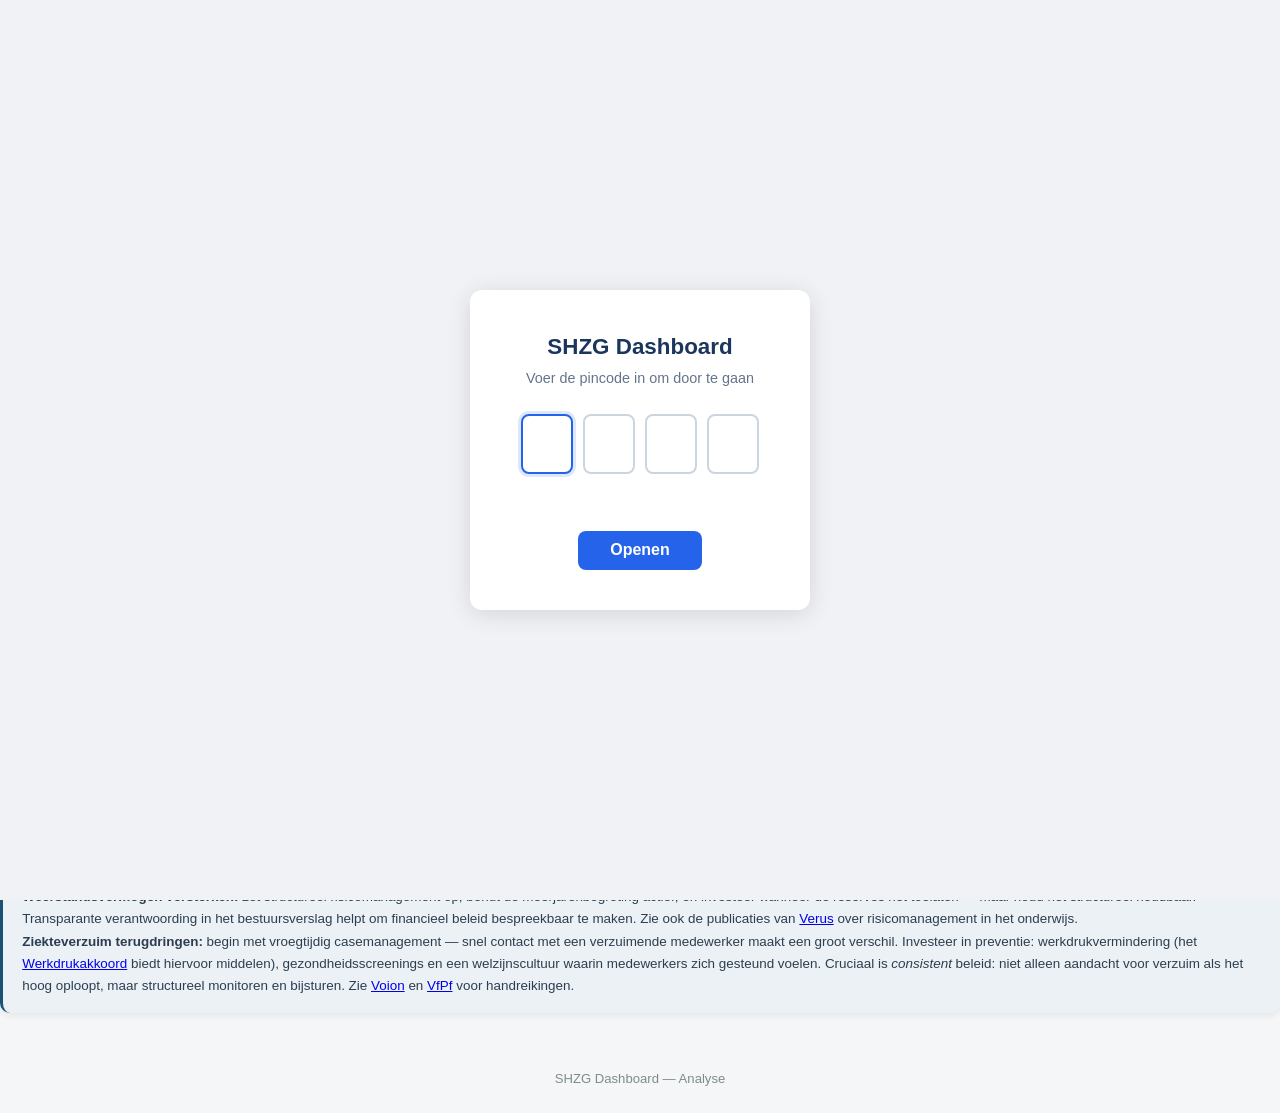
<file: analyse.html>
<!DOCTYPE html>
<html lang="nl">
<head>
    <meta charset="UTF-8">
    <meta name="viewport" content="width=device-width, initial-scale=1.0">
    <title>SHZG Analyse</title>
    <link rel="stylesheet" href="style.css">
    <link rel="stylesheet" href="compare.css">
    <link rel="stylesheet" href="auth.css">
    <script src="auth.js"></script>
</head>
<body>
    <header>
        <h1>SHZG Dashboard</h1>
        <p class="subtitle">Stichting het Zelfstandig Gymnasium</p>
    </header>

    <!-- Page navigation -->
    <nav id="page-nav">
        <a href="index.html">Schoolprofiel</a>
        <a href="compare.html">Vergelijken</a>
        <a href="kaart.html">Kaart</a>
        <a href="analyse.html" class="active">Analyse</a>
    </nav>

    <main id="analyse-main">
        <section class="dashboard-section">
            <h2>Wat verklaart de Eerlijke Benchmark?</h2>

            <div class="chart-card context-explainer">
                <h4>De onderzoeksvraag</h4>
                <p>
                    De <strong>Eerlijke Benchmark</strong> (EB) meet hoeveel beter of slechter een school presteert op het centraal examen
                    dan je zou verwachten op basis van factoren waar de school zelf geen invloed op heeft: het opleidingsniveau en inkomen
                    in het verzorgingsgebied, de stedelijkheid, de leefbaarheid van de buurt en de schoolgrootte. Een positieve EB betekent
                    dat een school het beter doet dan vergelijkbare scholen &mdash; een negatieve EB dat er ruimte is voor verbetering.
                    De vraag is: welke factoren <em>binnen</em> de invloedssfeer van de school hangen samen met een hogere of lagere EB?
                    We hebben dit onderzocht voor alle 42 SHZG-gymnasia over vier schooljaren (21-22 t/m 24-25).
                </p>
            </div>

            <div class="chart-card context-explainer">
                <h4>Twee factoren die ertoe doen</h4>
                <p>
                    Van alle schoolkenmerken die we hebben getoetst, springen er twee uit.
                    Ten eerste het <strong>weerstandsvermogen</strong>: de verhouding tussen het eigen vermogen van het bestuur en de
                    totale baten. Scholen met een hoger weerstandsvermogen presteren significant beter dan verwacht
                    (<em>r</em>&nbsp;=&nbsp;+0,35). Dit is geen toeval: een gezonde financi&euml;le buffer is een teken van stabiel,
                    langetermijngericht bestuur. Het stelt scholen in staat om te investeren in kwaliteit zonder ad-hocbezuinigingen
                    bij tegenvallers.
                    Ten tweede het <strong>ziekteverzuim</strong> onder personeel: scholen met hoger verzuim presteren slechter dan
                    verwacht (<em>r</em>&nbsp;=&nbsp;&minus;0,31). Het landelijk VO-gemiddelde ligt rond 6%, maar de spreiding is
                    enorm (1% tot 15%). Meer verzuim betekent meer wisselende docenten voor de klas, minder continu&iuml;teit en
                    minder opgebouwde relaties met leerlingen &mdash; en dat vertaalt zich in lagere CE-resultaten.
                </p>
            </div>

            <div class="chart-card context-explainer">
                <h4>Wat maakt g&eacute;&eacute;n verschil?</h4>
                <p>
                    Opvallend is wat er <em>niet</em> uitmaakt. De gemiddelde docentloonsom, het percentage LD-docenten,
                    de leerling-leraarratio, de leerlingtevredenheid en het zittenblijverspercentage &mdash; geen van deze factoren
                    hangt significant samen met de EB. Dat wil niet zeggen dat ze onbelangrijk zijn voor het onderwijs, maar ze
                    voorspellen niet of een school boven of onder verwachting presteert op het centraal examen. Het verschil
                    zit kennelijk niet in <em>hoeveel</em> je aan personeel uitgeeft, maar in hoe stabiel de organisatie draait.
                </p>
            </div>

            <div class="chart-card context-explainer">
                <h4>Hoe betrouwbaar is dit?</h4>
                <p>
                    Met 42 gymnasia is het een kleine steekproef, en de CE-resultaten schommelen flink van jaar tot jaar.
                    Slechts &eacute;&eacute;n school presteert in alle vier jaren onder verwachting; de meeste scholen wisselen
                    tussen goede en minder goede jaren. Dat is normaal: er zit veel toeval in examencijfers. Maar
                    weerstandsvermogen en ziekteverzuim zijn de twee factoren die door die ruis heen komen. Met
                    respectievelijk <em>p</em>&nbsp;=&nbsp;0,034 en <em>p</em>&nbsp;=&nbsp;0,052 zijn ze voor een populatie
                    van 42 scholen overtuigend &mdash; dit zijn geen toevalstreffers.
                </p>
            </div>

            <div class="chart-card context-explainer">
                <h4>Concrete actiepunten</h4>
                <p>
                    <strong>Weerstandsvermogen versterken:</strong> zet structureel risicomanagement op, benut de meerjarenbegroting
                    actief, en investeer wanneer de reserves het toelaten &mdash; maar houd het structureel houdbaar.
                    Transparante verantwoording in het bestuursverslag helpt om financieel beleid bespreekbaar te maken. Zie ook
                    de publicaties van <a href="https://verus.nl/nieuws/grip-krijgen-op-risicos-en-weerstandsvermogen-hoe-doe-je-dat" target="_blank">Verus</a>
                    over risicomanagement in het onderwijs.
                </p>
                <p>
                    <strong>Ziekteverzuim terugdringen:</strong> begin met vroegtijdig casemanagement &mdash; snel contact met een
                    verzuimende medewerker maakt een groot verschil. Investeer in preventie: werkdrukvermindering
                    (het <a href="https://www.voion.nl/veilig-en-vitaal-werken/wetgeving-en-beleid/verzuimbeleid/van-verzuiminzicht-naar-aanpak" target="_blank">Werkdrukakkoord</a>
                    biedt hiervoor middelen), gezondheidsscreenings en een welzijnscultuur waarin medewerkers zich gesteund voelen.
                    Cruciaal is <em>consistent</em> beleid: niet alleen aandacht voor verzuim als het hoog oploopt, maar structureel
                    monitoren en bijsturen. Zie <a href="https://www.voion.nl" target="_blank">Voion</a> en
                    <a href="https://www.vfpf.nl" target="_blank">VfPf</a> voor handreikingen.
                </p>
            </div>

        </section>
    </main>

    <footer>
        <p>SHZG Dashboard &mdash; Analyse</p>
    </footer>
</body>
</html>
</file>
<file: style.css>
/* === Reset & Base === */
*, *::before, *::after {
    box-sizing: border-box;
    margin: 0;
    padding: 0;
}

:root {
    --primary: #1a5276;
    --primary-light: #2980b9;
    --accent: #e67e22;
    --accent-red: #e74c3c;
    --success: #27ae60;
    --bg: #f4f6f8;
    --card-bg: #ffffff;
    --text: #2c3e50;
    --text-light: #7f8c8d;
    --border: #dce1e6;
    --radius: 10px;
    --shadow: 0 2px 8px rgba(0,0,0,0.08);
    --sidebar-width: 180px;
}

body {
    font-family: -apple-system, BlinkMacSystemFont, 'Segoe UI', Roboto, sans-serif;
    background: var(--bg);
    color: var(--text);
    line-height: 1.5;
    min-height: 100vh;
}

/* === Header === */
header {
    background: linear-gradient(135deg, var(--primary), var(--primary-light));
    color: white;
    padding: 1.2rem 2rem;
    text-align: center;
}

header h1 {
    font-size: 1.5rem;
    font-weight: 700;
}

header .subtitle {
    opacity: 0.85;
    font-size: 0.9rem;
    margin-top: 0.15rem;
}

/* === Controls (sticky) === */
#controls {
    position: sticky;
    top: 0;
    z-index: 100;
    background: var(--card-bg);
    padding: 0.6rem 1.5rem;
    box-shadow: 0 2px 8px rgba(0,0,0,0.1);
    display: flex;
    align-items: center;
    gap: 1.5rem;
    flex-wrap: wrap;
}

.control-group {
    display: flex;
    align-items: center;
    gap: 0.5rem;
}

.control-group label {
    font-weight: 600;
    font-size: 0.85rem;
    white-space: nowrap;
}

#school-select {
    min-width: 320px;
    max-width: 500px;
    padding: 0.45rem 0.8rem;
    border: 2px solid var(--border);
    border-radius: 6px;
    font-size: 0.9rem;
    background: var(--card-bg);
}

#school-select:focus {
    border-color: var(--primary-light);
    outline: none;
}

/* === Year Selector === */
.year-selector {
    display: flex;
    gap: 0;
}

.year-btn {
    padding: 0.35rem 0.7rem;
    border: 1px solid var(--border);
    background: var(--card-bg);
    cursor: pointer;
    font-size: 0.8rem;
    font-weight: 500;
    color: var(--text);
    transition: all 0.15s;
}

.year-btn:first-child { border-radius: 6px 0 0 6px; }
.year-btn:last-child { border-radius: 0 6px 6px 0; }
.year-btn + .year-btn { border-left: none; }

.year-btn:hover {
    background: #eaf2f8;
}

.year-btn.active {
    background: var(--primary);
    color: white;
    border-color: var(--primary);
}

/* === Loading === */
.loading-overlay {
    display: flex;
    flex-direction: column;
    align-items: center;
    justify-content: center;
    padding: 4rem;
    gap: 1rem;
    color: var(--text-light);
}

.spinner {
    width: 40px;
    height: 40px;
    border: 4px solid var(--border);
    border-top-color: var(--primary-light);
    border-radius: 50%;
    animation: spin 0.8s linear infinite;
}

@keyframes spin {
    to { transform: rotate(360deg); }
}

/* === Layout === */
#layout {
    display: flex;
    min-height: calc(100vh - 200px);
}

/* === Sidebar Navigation === */
#section-nav {
    position: sticky;
    top: 60px;
    align-self: flex-start;
    width: var(--sidebar-width);
    min-width: var(--sidebar-width);
    padding: 1rem 0 1rem 0.5rem;
    height: fit-content;
}

#section-nav a {
    display: block;
    padding: 0.4rem 0.8rem;
    color: var(--text-light);
    text-decoration: none;
    border-left: 3px solid transparent;
    font-size: 0.82rem;
    transition: all 0.15s;
    margin-bottom: 0.1rem;
}

#section-nav a:hover {
    color: var(--primary-light);
}

#section-nav a.active {
    color: var(--primary);
    border-left-color: var(--primary);
    font-weight: 600;
    background: rgba(41, 128, 185, 0.05);
}

/* === Main Content === */
#dashboard {
    flex: 1;
    max-width: 1000px;
    padding: 1.5rem 1.5rem 1.5rem 1rem;
}

/* === Dashboard Sections === */
.dashboard-section {
    margin-bottom: 2rem;
    scroll-margin-top: 70px;
}

.dashboard-section > h2 {
    font-size: 1.2rem;
    color: var(--primary);
    margin-bottom: 1rem;
    padding-bottom: 0.4rem;
    border-bottom: 2px solid var(--primary-light);
}

/* === KPI Grid === */
.kpi-grid {
    display: grid;
    grid-template-columns: repeat(auto-fit, minmax(140px, 1fr));
    gap: 0.8rem;
    margin-bottom: 1rem;
}

.kpi-card {
    background: var(--card-bg);
    border-radius: var(--radius);
    padding: 1rem;
    text-align: center;
    box-shadow: var(--shadow);
}

.kpi-value {
    font-size: 1.7rem;
    font-weight: 800;
    color: var(--primary);
    line-height: 1.2;
}

.kpi-value .trend {
    font-size: 0.7rem;
    font-weight: 600;
    margin-left: 0.2rem;
    vertical-align: super;
}

.kpi-value .trend.up { color: var(--success); }
.kpi-value .trend.down { color: var(--accent-red); }
.kpi-value .trend.neutral { color: var(--text-light); }

.kpi-label {
    font-size: 0.75rem;
    color: var(--text-light);
    margin-top: 0.2rem;
    text-transform: uppercase;
    letter-spacing: 0.3px;
}

/* === Chart Cards === */
.chart-card {
    background: var(--card-bg);
    border-radius: var(--radius);
    padding: 1.2rem;
    margin-bottom: 1rem;
    box-shadow: var(--shadow);
}

.chart-card h3 {
    font-size: 0.95rem;
    color: var(--primary);
    margin-bottom: 0.8rem;
}

.chart-container {
    position: relative;
    width: 100%;
    min-height: 250px;
}

.chart-container.chart-sm {
    min-height: 200px;
    max-width: 300px;
    margin: 0 auto;
}

.chart-grid {
    display: grid;
    grid-template-columns: 1fr 1fr;
    gap: 1rem;
    margin-bottom: 1rem;
}

/* === School Info Card === */
.school-info-card {
    background: var(--card-bg);
    border-radius: var(--radius);
    padding: 1.2rem 1.5rem;
    box-shadow: var(--shadow);
    margin-bottom: 1rem;
    display: grid;
    grid-template-columns: 1fr 1fr;
    gap: 0.6rem 2rem;
}

.info-item {
    display: flex;
    flex-direction: column;
}

.info-label {
    font-size: 0.7rem;
    color: var(--text-light);
    text-transform: uppercase;
    letter-spacing: 0.5px;
}

.info-value {
    font-weight: 600;
    font-size: 0.92rem;
}

.info-value a {
    color: var(--primary-light);
    text-decoration: none;
}

.info-value a:hover {
    text-decoration: underline;
}

/* === Tags === */
.tag {
    display: inline-block;
    padding: 0.15rem 0.6rem;
    border-radius: 12px;
    font-size: 0.75rem;
    font-weight: 600;
}

.tag.gymnasium { background: #eaf2f8; color: var(--primary); }
.tag.atheneum { background: #fef9e7; color: #d68910; }
.tag.gemengd { background: #f4ecf7; color: #7d3c98; }
.tag.eenpitter { background: #eafaf1; color: var(--success); }

/* === Distribution Strips === */
.strip-container {
    padding: 0.3rem 0;
}

.distribution-strip {
    display: flex;
    align-items: center;
    gap: 0.5rem;
    margin: 0.35rem 0;
    font-size: 0.82rem;
}

.strip-label {
    min-width: 150px;
    max-width: 150px;
    color: var(--text);
    font-size: 0.8rem;
    overflow: hidden;
    text-overflow: ellipsis;
    white-space: nowrap;
}

.strip-bar-wrapper {
    flex: 1;
    min-width: 180px;
    position: relative;
}

.strip-bar {
    height: 18px;
    background: var(--bg);
    border-radius: 3px;
    position: relative;
    overflow: visible;
}

.strip-range {
    position: absolute;
    height: 100%;
    background: #e8ecf0;
    border-radius: 3px;
}

.strip-marker {
    position: absolute;
    width: 10px;
    height: 18px;
    border-radius: 2px;
    top: 0;
    z-index: 2;
    transition: left 0.3s;
}

.strip-marker.above { background: var(--success); }
.strip-marker.below { background: var(--accent-red); }
.strip-marker.near { background: var(--accent); }

.strip-avg-line {
    position: absolute;
    width: 2px;
    height: 24px;
    top: -3px;
    background: var(--text-light);
    z-index: 1;
    opacity: 0.6;
}

.strip-value {
    min-width: 50px;
    text-align: right;
    font-weight: 700;
    font-size: 0.82rem;
    color: var(--text);
}

.strip-rank {
    min-width: 55px;
    font-size: 0.75rem;
    color: var(--text-light);
    text-align: right;
}

/* === Tables === */
.table-container {
    overflow-x: auto;
    max-height: 500px;
    overflow-y: auto;
}

.data-table {
    width: 100%;
    border-collapse: collapse;
    font-size: 0.82rem;
}

.data-table th {
    background: var(--primary);
    color: white;
    padding: 0.5rem 0.7rem;
    text-align: left;
    position: sticky;
    top: 0;
    font-weight: 600;
    font-size: 0.78rem;
}

.data-table th.num {
    text-align: right;
}

.data-table td {
    padding: 0.4rem 0.7rem;
    border-bottom: 1px solid var(--border);
}

.data-table td.num {
    text-align: right;
    font-variant-numeric: tabular-nums;
}

.data-table tr:hover td {
    background: #eaf2f8;
}

.data-table tr.total-row td {
    font-weight: 700;
    background: #f0f4f8;
    border-top: 2px solid var(--primary-light);
}

/* === Badges === */
.badge {
    display: inline-block;
    padding: 0.15rem 0.5rem;
    border-radius: 10px;
    font-size: 0.72rem;
    font-weight: 600;
}

.badge.goed { background: #eafaf1; color: var(--success); }
.badge.voldoende { background: #eaf2f8; color: var(--primary); }
.badge.onvoldoende { background: #fdedec; color: var(--accent-red); }
.badge.onbekend { background: var(--bg); color: var(--text-light); }

/* Large badge for inspectie oordeel */
.oordeel-badge {
    display: inline-block;
    padding: 0.4rem 1.2rem;
    border-radius: 20px;
    font-weight: 700;
    font-size: 0.95rem;
}

.oordeel-badge.goed { background: #d5f5e3; color: #1e8449; }
.oordeel-badge.voldoende { background: #d6eaf8; color: var(--primary); }
.oordeel-badge.onvoldoende { background: #fadbd8; color: #c0392b; }
.oordeel-badge.tenzij { background: #fdebd0; color: #d68910; }

/* === Inspectie indicators === */
.inspectie-grid {
    display: grid;
    grid-template-columns: repeat(auto-fit, minmax(180px, 1fr));
    gap: 0.8rem;
}

.inspectie-item {
    background: var(--bg);
    border-radius: 8px;
    padding: 0.8rem;
    text-align: center;
}

.inspectie-item .metric-value {
    font-size: 1.3rem;
    font-weight: 800;
    color: var(--primary);
}

.inspectie-item .metric-label {
    font-size: 0.72rem;
    color: var(--text-light);
    text-transform: uppercase;
    margin-top: 0.1rem;
}

.inspectie-item .metric-oordeel {
    margin-top: 0.3rem;
}

/* === No Data === */
.no-data {
    text-align: center;
    padding: 2rem;
    color: var(--text-light);
    font-style: italic;
    font-size: 0.9rem;
}

/* === Utilities === */
.hidden {
    display: none !important;
}

/* === Footer === */
footer {
    text-align: center;
    padding: 1.5rem;
    color: var(--text-light);
    font-size: 0.82rem;
}

/* === Responsive === */
@media (max-width: 1024px) {
    #section-nav {
        position: sticky;
        top: 52px;
        width: 100%;
        min-width: 100%;
        display: flex;
        overflow-x: auto;
        padding: 0.4rem 0.5rem;
        background: var(--card-bg);
        border-bottom: 1px solid var(--border);
        z-index: 90;
        gap: 0;
    }

    #section-nav a {
        white-space: nowrap;
        border-left: none;
        border-bottom: 3px solid transparent;
        padding: 0.35rem 0.7rem;
        font-size: 0.78rem;
    }

    #section-nav a.active {
        border-bottom-color: var(--primary);
        border-left-color: transparent;
    }

    #layout {
        flex-direction: column;
    }

    #dashboard {
        padding: 1rem;
    }
}

@media (max-width: 768px) {
    .chart-grid {
        grid-template-columns: 1fr;
    }

    .school-info-card {
        grid-template-columns: 1fr;
    }

    .kpi-grid {
        grid-template-columns: repeat(2, 1fr);
    }

    #controls {
        padding: 0.5rem 1rem;
        gap: 0.5rem;
    }

    #school-select {
        min-width: 200px;
    }

    header h1 {
        font-size: 1.2rem;
    }

    .strip-label {
        min-width: 100px;
        max-width: 100px;
        font-size: 0.72rem;
    }
}

@media (max-width: 480px) {
    .kpi-grid {
        grid-template-columns: 1fr 1fr;
    }

    #school-select {
        min-width: 160px;
        font-size: 0.82rem;
    }

    .year-btn {
        padding: 0.3rem 0.5rem;
        font-size: 0.72rem;
    }
}

/* === Card header with year picker === */
.card-header-with-picker {
    display: flex;
    align-items: center;
    justify-content: space-between;
    margin-bottom: 0.8rem;
}

.card-header-with-picker h3 {
    margin-bottom: 0;
}

.table-year-picker {
    display: flex;
    gap: 0;
}

.table-year-picker .yr-btn {
    padding: 0.2rem 0.5rem;
    border: 1px solid var(--border);
    background: var(--card-bg);
    cursor: pointer;
    font-size: 0.72rem;
    font-weight: 500;
    color: var(--text-light);
    transition: all 0.15s;
}

.table-year-picker .yr-btn:first-child { border-radius: 5px 0 0 5px; }
.table-year-picker .yr-btn:last-child { border-radius: 0 5px 5px 0; }
.table-year-picker .yr-btn + .yr-btn { border-left: none; }

.table-year-picker .yr-btn:hover {
    background: #eaf2f8;
    color: var(--text);
}

.table-year-picker .yr-btn.active {
    background: var(--primary);
    color: white;
    border-color: var(--primary);
}

/* === VA Benchmark explainer === */
.va-explainer {
    padding: 1rem 1.2rem;
    margin-bottom: 1rem;
}

.va-explainer h4 {
    margin: 0 0 0.5rem 0;
    font-size: 0.92rem;
    color: var(--primary);
}

.va-explainer p {
    margin: 0 0 0.5rem 0;
    font-size: 0.84rem;
    line-height: 1.55;
    color: var(--text);
}

.va-explainer p:last-child {
    margin-bottom: 0;
}

.va-explainer .va-highlight {
    display: inline-block;
    background: rgba(41, 128, 185, 0.08);
    padding: 0.1rem 0.4rem;
    border-radius: 3px;
    font-weight: 600;
    color: var(--primary);
}

.va-explainer .va-plus {
    color: var(--success);
    font-weight: 700;
}

.va-explainer .va-minus {
    color: var(--accent-red);
    font-weight: 700;
}

.context-explainer {
    padding: 1rem 1.2rem;
    margin-bottom: 1rem;
    background: rgba(41, 128, 185, 0.04);
    border-left: 3px solid var(--primary);
}
.context-explainer h4 {
    margin: 0 0 0.5rem 0;
    font-size: 0.92rem;
    color: var(--primary);
}
.context-explainer p {
    margin: 0;
    font-size: 0.84rem;
    line-height: 1.65;
    color: var(--text);
}

.chart-wide {
    height: 300px;
}

/* === Kaart pagina layout === */
.kaart-page-wrapper {
    max-width: 1100px;
    margin: 0 auto;
    padding: 1.5rem;
}

/* === Scholenkaart (Leaflet) === */
#map-container {
    height: 550px;
    border-radius: var(--radius);
    z-index: 1;
}

.kaart-page-wrapper #map-container {
    height: calc(100vh - 260px);
    min-height: 450px;
    max-height: 800px;
}

.map-zoom-btn {
    display: inline-block;
    margin-top: 0.75rem;
    padding: 0.45rem 1rem;
    background: var(--primary);
    color: white;
    border: none;
    border-radius: 6px;
    font-size: 0.85rem;
    font-weight: 600;
    cursor: pointer;
    transition: background 0.15s;
}

.map-zoom-btn:hover {
    background: var(--primary-light);
}

.map-label {
    font-size: 11px;
    font-weight: 600;
    background: rgba(255, 255, 255, 0.92);
    padding: 1px 5px;
    border-radius: 3px;
    border: none;
    box-shadow: 0 1px 3px rgba(0,0,0,0.15);
    white-space: nowrap;
}

.marktaandeel-popup .leaflet-popup-content {
    font-size: 12px;
    line-height: 1.5;
    margin: 10px 14px;
}

.map-label-selected {
    font-size: 12px;
    font-weight: 700;
    color: var(--primary);
    background: rgba(255, 255, 255, 0.96);
    padding: 2px 7px;
    border-radius: 4px;
    border: none;
    box-shadow: 0 1px 4px rgba(0,0,0,0.2);
    white-space: nowrap;
}

.map-controls {
    display: flex;
    gap: 0.5rem;
    margin-top: 0.75rem;
    flex-wrap: wrap;
}

.map-controls .map-zoom-btn {
    margin-top: 0;
}

.map-zoom-btn.active {
    background: var(--accent);
}

.map-zoom-btn.active:hover {
    background: #d35400;
}

/* Heatmap legend */
.map-legend {
    margin-top: 0.75rem;
    padding: 0.5rem 0;
}

.map-legend-title {
    font-size: 0.8rem;
    font-weight: 600;
    color: var(--text-secondary);
    display: block;
    margin-bottom: 0.35rem;
}

.map-legend-bar {
    height: 14px;
    border-radius: 3px;
    background: linear-gradient(to right, #fef6ec, #fbc68b, #e67e22, #d35400);
    max-width: 280px;
}

.map-legend-bar.marktaandeel-bar {
    /* Asymmetric: midpoint at ~10% SHZG (90% of bar = red side, 10% blue) */
    /* Left = 100% SHZG (blue), 90% mark = midpoint (white), Right = 0% SHZG (red) */
    background: linear-gradient(to right, #1a5276 0%, #4a8ab5 5%, #eff3f8 10%, #e0a0a0 55%, #c0392b 100%);
    max-width: 280px;
}

.map-legend-labels {
    display: flex;
    justify-content: space-between;
    max-width: 280px;
    font-size: 0.72rem;
    color: var(--text-secondary);
    margin-top: 2px;
}

.map-source-note {
    font-size: 0.72rem;
    color: var(--text-secondary);
    margin-top: 0.5rem;
    font-style: italic;
}

/* === "Alle scholen" toggle — green accent === */
.map-zoom-btn.active-alt {
    background: #27ae60;
}

.map-zoom-btn.active-alt:hover {
    background: #1e8449;
}

/* === Alle scholen legend === */
.map-allschools-legend {
    margin-top: 0.75rem;
    display: flex;
    flex-wrap: wrap;
    gap: 0.35rem 0.9rem;
    font-size: 0.75rem;
    max-height: 160px;
    overflow-y: auto;
}

.map-allschools-legend-item {
    display: flex;
    align-items: center;
    gap: 0.3rem;
    white-space: nowrap;
}

.map-allschools-legend-dot {
    width: 10px;
    height: 10px;
    border-radius: 50%;
    flex-shrink: 0;
    border: 1px solid rgba(0,0,0,0.15);
}

/* === Breakdown popup (Leaflet popup) === */
.map-popup-breakdown {
    min-width: 200px;
    max-width: 320px;
}

.map-popup-breakdown .popup-title {
    font-weight: 700;
    font-size: 13px;
    margin-bottom: 6px;
    color: var(--primary);
}

.map-popup-breakdown table {
    width: 100%;
    border-collapse: collapse;
    font-size: 11.5px;
}

.map-popup-breakdown td {
    padding: 2px 4px;
    vertical-align: middle;
}

.map-popup-breakdown .popup-dot {
    width: 9px;
    height: 9px;
    border-radius: 50%;
    display: inline-block;
    border: 1px solid rgba(0,0,0,0.15);
}

.map-popup-breakdown .popup-school {
    max-width: 170px;
    overflow: hidden;
    text-overflow: ellipsis;
    white-space: nowrap;
}

.map-popup-breakdown .popup-school.dominant {
    font-weight: 700;
}

.map-popup-breakdown .popup-count {
    text-align: right;
    font-weight: 600;
    font-variant-numeric: tabular-nums;
}

.map-popup-breakdown .popup-pct {
    text-align: right;
    color: var(--text-light);
    font-variant-numeric: tabular-nums;
}

/* === School logo markers === */
.school-logo-icon {
    border-radius: 50%;
    border: 2px solid white;
    box-shadow: 0 1px 4px rgba(0,0,0,0.3);
    background: white;
    object-fit: cover;
}

.school-logo-icon.logo-selected {
    border: 3px solid #e67e22;
    box-shadow: 0 0 0 2px rgba(230, 126, 34, 0.4), 0 2px 6px rgba(0,0,0,0.3);
}

@media (max-width: 768px) {
    #map-container {
        height: 400px;
    }

    .map-allschools-legend {
        max-height: 100px;
        font-size: 0.7rem;
    }
}
</file>
<file: compare.css>
/* === Page Navigation === */
#page-nav {
    display: flex;
    justify-content: center;
    gap: 0;
    background: var(--card-bg);
    border-bottom: 2px solid var(--border);
}

#page-nav a {
    padding: 0.55rem 1.5rem;
    text-decoration: none;
    color: var(--text-light);
    font-weight: 600;
    font-size: 0.88rem;
    border-bottom: 3px solid transparent;
    transition: all 0.15s;
}

#page-nav a:hover {
    color: var(--primary-light);
    background: rgba(41, 128, 185, 0.04);
}

#page-nav a.active {
    color: var(--primary);
    border-bottom-color: var(--primary);
}

/* === School Picker (custom multi-select) === */
.school-picker {
    position: relative;
}

.picker-btn {
    min-width: 280px;
    max-width: 420px;
    padding: 0.45rem 0.8rem;
    border: 2px solid var(--border);
    border-radius: 6px;
    font-size: 0.88rem;
    background: var(--card-bg);
    cursor: pointer;
    text-align: left;
    color: var(--text);
    transition: border-color 0.15s;
    white-space: nowrap;
    overflow: hidden;
    text-overflow: ellipsis;
}

.picker-btn:hover,
.picker-btn:focus {
    border-color: var(--primary-light);
    outline: none;
}

.picker-dropdown {
    position: absolute;
    top: calc(100% + 4px);
    left: 0;
    width: 360px;
    max-height: 420px;
    background: var(--card-bg);
    border: 2px solid var(--primary-light);
    border-radius: 8px;
    box-shadow: 0 8px 24px rgba(0,0,0,0.15);
    z-index: 200;
    display: flex;
    flex-direction: column;
}

.picker-search {
    width: 100%;
    padding: 0.5rem 0.8rem;
    border: none;
    border-bottom: 1px solid var(--border);
    font-size: 0.85rem;
    outline: none;
    border-radius: 8px 8px 0 0;
}

.picker-search:focus {
    background: #fafbfc;
}

.picker-actions {
    display: flex;
    gap: 0.5rem;
    padding: 0.35rem 0.6rem;
    border-bottom: 1px solid var(--border);
}

.picker-action-btn {
    padding: 0.2rem 0.6rem;
    border: 1px solid var(--border);
    border-radius: 4px;
    background: var(--bg);
    font-size: 0.75rem;
    cursor: pointer;
    color: var(--text);
    transition: all 0.15s;
}

.picker-action-btn:hover {
    background: #eaf2f8;
    border-color: var(--primary-light);
}

.picker-list {
    overflow-y: auto;
    max-height: 320px;
    padding: 0.3rem 0;
}

.picker-item {
    display: flex;
    align-items: center;
    gap: 0.5rem;
    padding: 0.35rem 0.8rem;
    cursor: pointer;
    font-size: 0.82rem;
    transition: background 0.1s;
}

.picker-item:hover {
    background: #eaf2f8;
}

.picker-item.selected {
    background: rgba(41, 128, 185, 0.08);
    font-weight: 600;
}

.picker-item.disabled {
    opacity: 0.45;
    cursor: not-allowed;
}

.picker-item input[type="checkbox"] {
    accent-color: var(--primary);
    width: 15px;
    height: 15px;
    cursor: pointer;
}

.picker-item .school-name {
    flex: 1;
    overflow: hidden;
    text-overflow: ellipsis;
    white-space: nowrap;
}

.picker-item .school-city {
    font-size: 0.72rem;
    color: var(--text-light);
    white-space: nowrap;
}

/* === Control hint === */
.control-hint {
    font-size: 0.78rem;
    color: var(--text-light);
    font-style: italic;
}

.inspectie-year-label {
    font-size: 0.8rem;
    font-weight: 400;
    color: var(--text-light);
}

/* === Chip Bar === */
.chip-bar {
    display: flex;
    flex-wrap: wrap;
    gap: 0.4rem;
    padding: 0.4rem 1.5rem;
    min-height: 1.8rem;
}

.chip-bar:empty {
    display: none;
}

.school-chip {
    display: inline-flex;
    align-items: center;
    gap: 0.3rem;
    padding: 0.2rem 0.55rem;
    border-radius: 14px;
    font-size: 0.76rem;
    font-weight: 600;
    color: #fff;
    white-space: nowrap;
}

.school-chip .chip-dot {
    width: 8px;
    height: 8px;
    border-radius: 50%;
    background: rgba(255,255,255,0.7);
}

.chip-remove {
    background: none;
    border: none;
    color: rgba(255,255,255,0.8);
    cursor: pointer;
    font-size: 0.85rem;
    padding: 0 0.1rem;
    line-height: 1;
    font-weight: 700;
}

.chip-remove:hover {
    color: #fff;
}

/* === Compare Chart Grid === */
.compare-chart-grid {
    display: grid;
    grid-template-columns: repeat(auto-fit, minmax(320px, 1fr));
    gap: 1rem;
    margin-bottom: 1rem;
}

/* === Compare Layout (mirrors #layout from style.css) === */
#compare-layout {
    display: flex;
    min-height: calc(100vh - 200px);
}

/* === Compare Main === */
#compare-main {
    flex: 1;
    max-width: 1000px;
    padding: 1.5rem 1.5rem 1.5rem 1rem;
}

#compare-main .dashboard-section {
    margin-bottom: 2rem;
    scroll-margin-top: 70px;
}

/* === Inspectie Compare Table === */
.inspectie-compare-table {
    width: 100%;
    border-collapse: collapse;
    font-size: 0.82rem;
}

.inspectie-compare-table th {
    background: var(--primary);
    color: white;
    padding: 0.5rem 0.7rem;
    text-align: left;
    position: sticky;
    top: 0;
    font-weight: 600;
    font-size: 0.78rem;
}

.inspectie-compare-table td {
    padding: 0.4rem 0.7rem;
    border-bottom: 1px solid var(--border);
}

.inspectie-compare-table tr:hover td {
    background: #eaf2f8;
}

.inspectie-compare-table .school-col {
    font-weight: 600;
    white-space: nowrap;
}

/* === Placeholder === */
#placeholder {
    text-align: center;
    padding: 4rem 2rem;
    color: var(--text-light);
    font-size: 1rem;
}

/* === Responsive === */
@media (max-width: 900px) {
    #compare-layout {
        flex-direction: column;
    }

    #compare-main {
        padding: 1rem;
    }
}

@media (max-width: 768px) {
    .picker-btn {
        min-width: 200px;
    }

    .picker-dropdown {
        width: 300px;
    }

    .compare-chart-grid {
        grid-template-columns: 1fr;
    }

    .chip-bar {
        padding: 0.4rem 1rem;
    }
}

@media (max-width: 480px) {
    .picker-btn {
        min-width: 160px;
        font-size: 0.82rem;
    }

    .picker-dropdown {
        width: calc(100vw - 2rem);
        left: -0.5rem;
    }
}
</file>
<file: auth.css>
/* ───── PIN Lock Overlay ───── */
#pin-overlay {
    position: fixed;
    inset: 0;
    z-index: 99999;
    background: #f0f2f5;
    display: flex;
    align-items: center;
    justify-content: center;
}

.pin-box {
    background: #fff;
    border-radius: 12px;
    box-shadow: 0 4px 24px rgba(0,0,0,.12);
    padding: 2.5rem 2rem;
    text-align: center;
    max-width: 340px;
    width: 90%;
}

.pin-box h2 {
    margin: 0 0 .25rem;
    font-size: 1.4rem;
    color: #1a365d;
}

.pin-box > p {
    margin: 0 0 1.5rem;
    color: #64748b;
    font-size: .9rem;
}

.pin-input-row {
    display: flex;
    gap: 10px;
    justify-content: center;
    margin-bottom: 1rem;
}

.pin-input-row input {
    width: 52px;
    height: 60px;
    border: 2px solid #cbd5e1;
    border-radius: 8px;
    text-align: center;
    font-size: 1.6rem;
    font-weight: 600;
    color: #1a365d;
    outline: none;
    transition: border-color .15s;
}

.pin-input-row input:focus {
    border-color: #2563eb;
    box-shadow: 0 0 0 3px rgba(37,99,235,.15);
}

.pin-error {
    color: #dc2626;
    font-size: .85rem;
    min-height: 1.2em;
    margin: 0 0 .75rem;
}

#pin-submit {
    background: #2563eb;
    color: #fff;
    border: none;
    border-radius: 8px;
    padding: .65rem 2rem;
    font-size: 1rem;
    font-weight: 600;
    cursor: pointer;
    transition: background .15s;
}

#pin-submit:hover {
    background: #1d4ed8;
}
</file>
